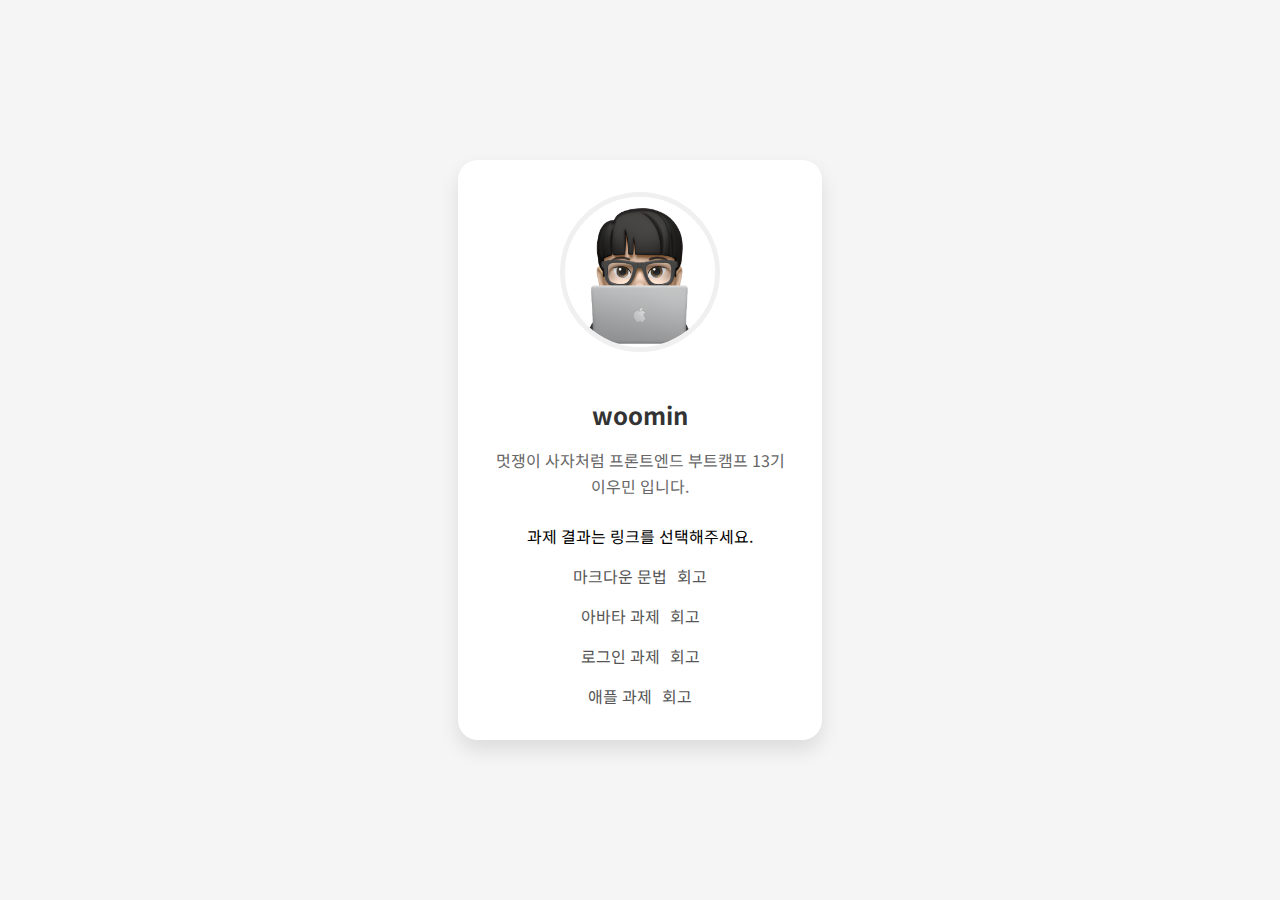
<file: index.html>
<!doctype html>
<html lang="ko">
  <head>
    <meta charset="UTF-8" />
    <meta name="viewport" content="width=device-width, initial-scale=1.0" />
    <title>HTML/CSS 과제</title>
    <style>
      body {
        margin: 0;
        padding: 0;
        font-family: "Noto Sans KR", sans-serif;
        background-color: #f5f5f5;
        display: flex;
        justify-content: center;
        align-items: center;
        min-height: 100vh;
      }

      .profile-card {
        background: white;
        border-radius: 20px;
        box-shadow: 0 10px 20px rgba(0, 0, 0, 0.1);
        padding: 2rem;
        width: 300px;
        text-align: center;
      }

      .profile-image {
        width: 150px;
        height: 150px;
        border-radius: 50%;
        margin-bottom: 1.5rem;
        object-fit: cover;
        border: 5px solid #f0f0f0;
      }

      .name {
        font-size: 1.5rem;
        font-weight: bold;
        color: #333;
        margin-bottom: 0.5rem;
      }

      .bio {
        color: #666;
        line-height: 1.6;
        margin-bottom: 1.5rem;
      }

      .homework-links {
        display: flex;
        justify-content: center;
        gap: 1rem;
        margin: 0;
        padding: 0;
        list-style: none;
        flex-direction: column;
      }

      .homework-links a {
        color: #555;
        text-decoration: none;
        transition: color 0.3s ease;
      }

      .homework-links a:hover {
        color: #007bff;
      }
      .week-work {
        display: flex;
        align-items: center;
        justify-content: center;
        gap: 10px;
      }
    </style>
    <link
      href="https://fonts.googleapis.com/css2?family=Noto+Sans+KR:wght@400;700&display=swap"
      rel="stylesheet"
    />
    <link
      rel="stylesheet"
      href="https://cdnjs.cloudflare.com/ajax/libs/font-awesome/5.15.4/css/all.min.css"
    />
  </head>
  <body>
    <div class="profile-card">
      <img
        src="./src/assets/images/woomin.png"
        alt="프로필 이미지"
        class="profile-image"
      />
      <h1 class="name">woomin</h1>
      <p class="bio">멋쟁이 사자처럼 프론트엔드 부트캠프 13기 이우민 입니다.</p>
      <p>과제 결과는 링크를 선택해주세요.</p>
      <ul class="homework-links">
        <li>
          <div class="week-work">
            <a href="./src/md/markdown.md">마크다운 문법</a>
            <a href="./src/md/retrospect.md">회고</a>
          </div>
        </li>
        <li>
          <div class="week-work">
            <a href="./src/avatars/avatars.html">아바타 과제</a>
            <a href="./src/avatars/avatars.md">회고</a>
          </div>
        </li>
        <li>
          <div class="week-work">
            <a href="./src/login/login.html">로그인 과제</a>
            <a href="./src/login/login.md">회고</a>
          </div>
        </li>
        <li>
          <div class="week-work">
            <a href="./src/apple/apple.html">애플 과제</a>
            <a href="./src/apple/apple.md">회고</a>
          </div>
        </li>
      </ul>
    </div>
  </body>
</html>
</file>
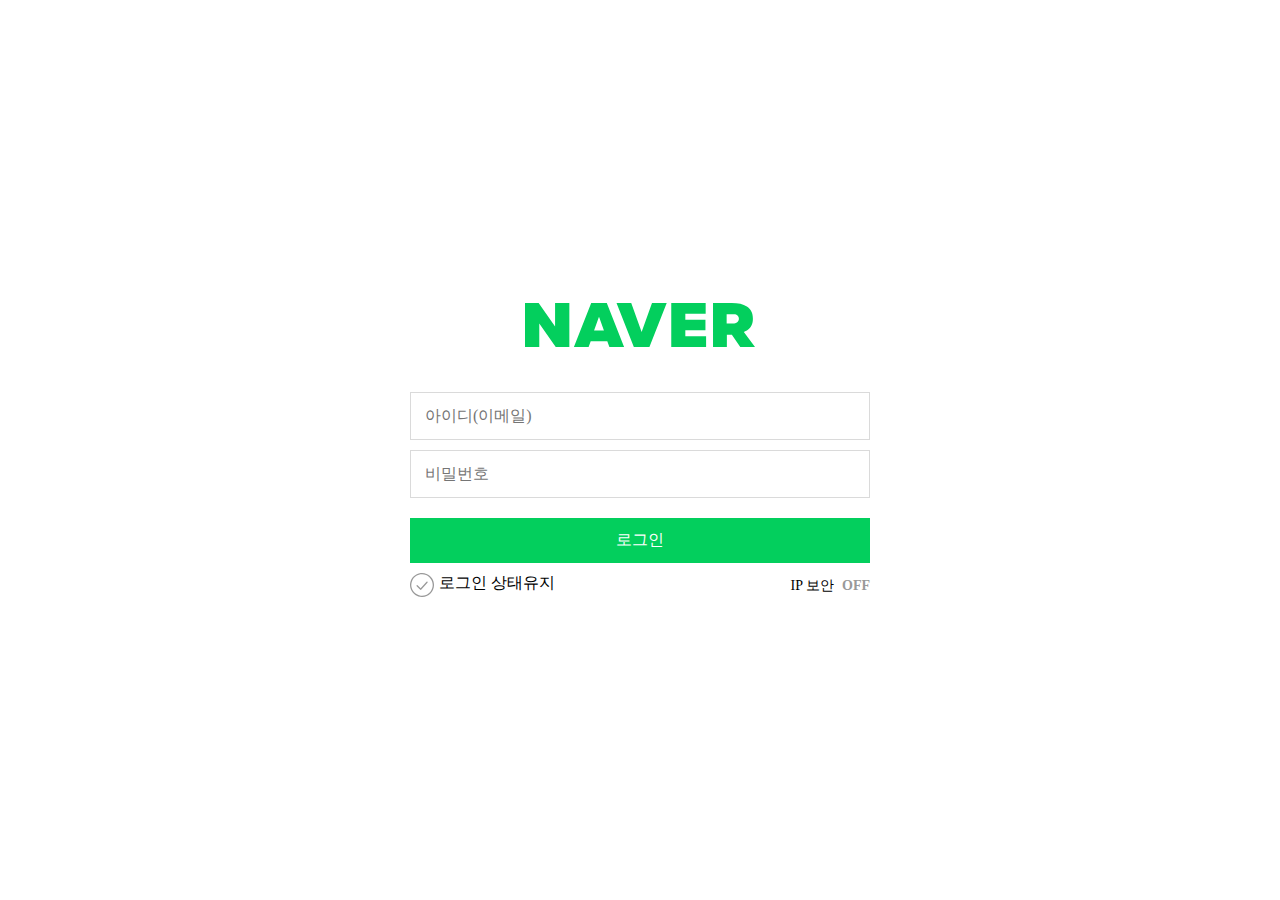
<file: src/login/login.html>
<!doctype html>
<html lang="ko-KR">
  <head>
    <meta charset="UTF-8" />
    <meta name="viewport" content="width=device-width, initial-scale=1.0" />
    <link rel="stylesheet" href="./styles/login.css" />
    <link
      href="//spoqa.github.io/spoqa-han-sans/css/SpoqaHanSansNeo.css"
      rel="stylesheet"
      type="text/css"
    />
    <title>Login</title>
  </head>
  <body>
    <div class="wrapper">
      <div class="login-wrapper">
        <div class="brand">
          <a href="/" class="logo">
            <img src="./assets/naver-logo.svg" alt="" />
          </a>
        </div>
        <form action="/" class="form-login">
          <fieldset>
            <legend class="sr-only">검색 폼</legend>
            <div class="form-wrapper">
              <div class="input">
                <label for="keyword" class="sr-only">ID 입력창</label>
                <input
                  type="email"
                  id="user-id"
                  name="user-id"
                  required
                  pattern="^[a-zA-Z0-9._%+-]+@[a-zA-Z0-9.-]+\.[a-zA-Z]{2,}$"
                  placeholder="아이디(이메일)"
                />
                <p class="error-message">아이디는 이메일 형식이 아닙니다.</p>
              </div>
              <div class="input">
                <label for="keyword" class="sr-only">PASSWORD 입력창</label>
                <input
                  type="password"
                  id="user-password"
                  name="user-password"
                  required
                  placeholder="비밀번호"
                  minlength="10"
                />
                <p class="error-message">
                  비밀번호는 10자리 이상 입력해주세요.
                </p>
              </div>
              <button type="submit" class="button button-login">
                <span class="sr-only">로그인버튼</span>
                로그인
              </button>
              <div class="option-wrapper">
                <div class="check-container">
                  <input type="checkbox" id="check" />
                  <label for="check" class="checkbox-label"
                    >로그인 상태유지</label
                  >
                </div>
                <div class="ip-option-box" hidden>
                  <a href="./pages/ip_security.html" target="_blank">IP 보안</a>
                  <input type="checkbox" id="on-off" />
                  <label for="on-off" class="on-off-label"></label>
                </div>
              </div>
            </div>
          </fieldset>
        </form>
      </div>
    </div>
  </body>
</html>
</file>
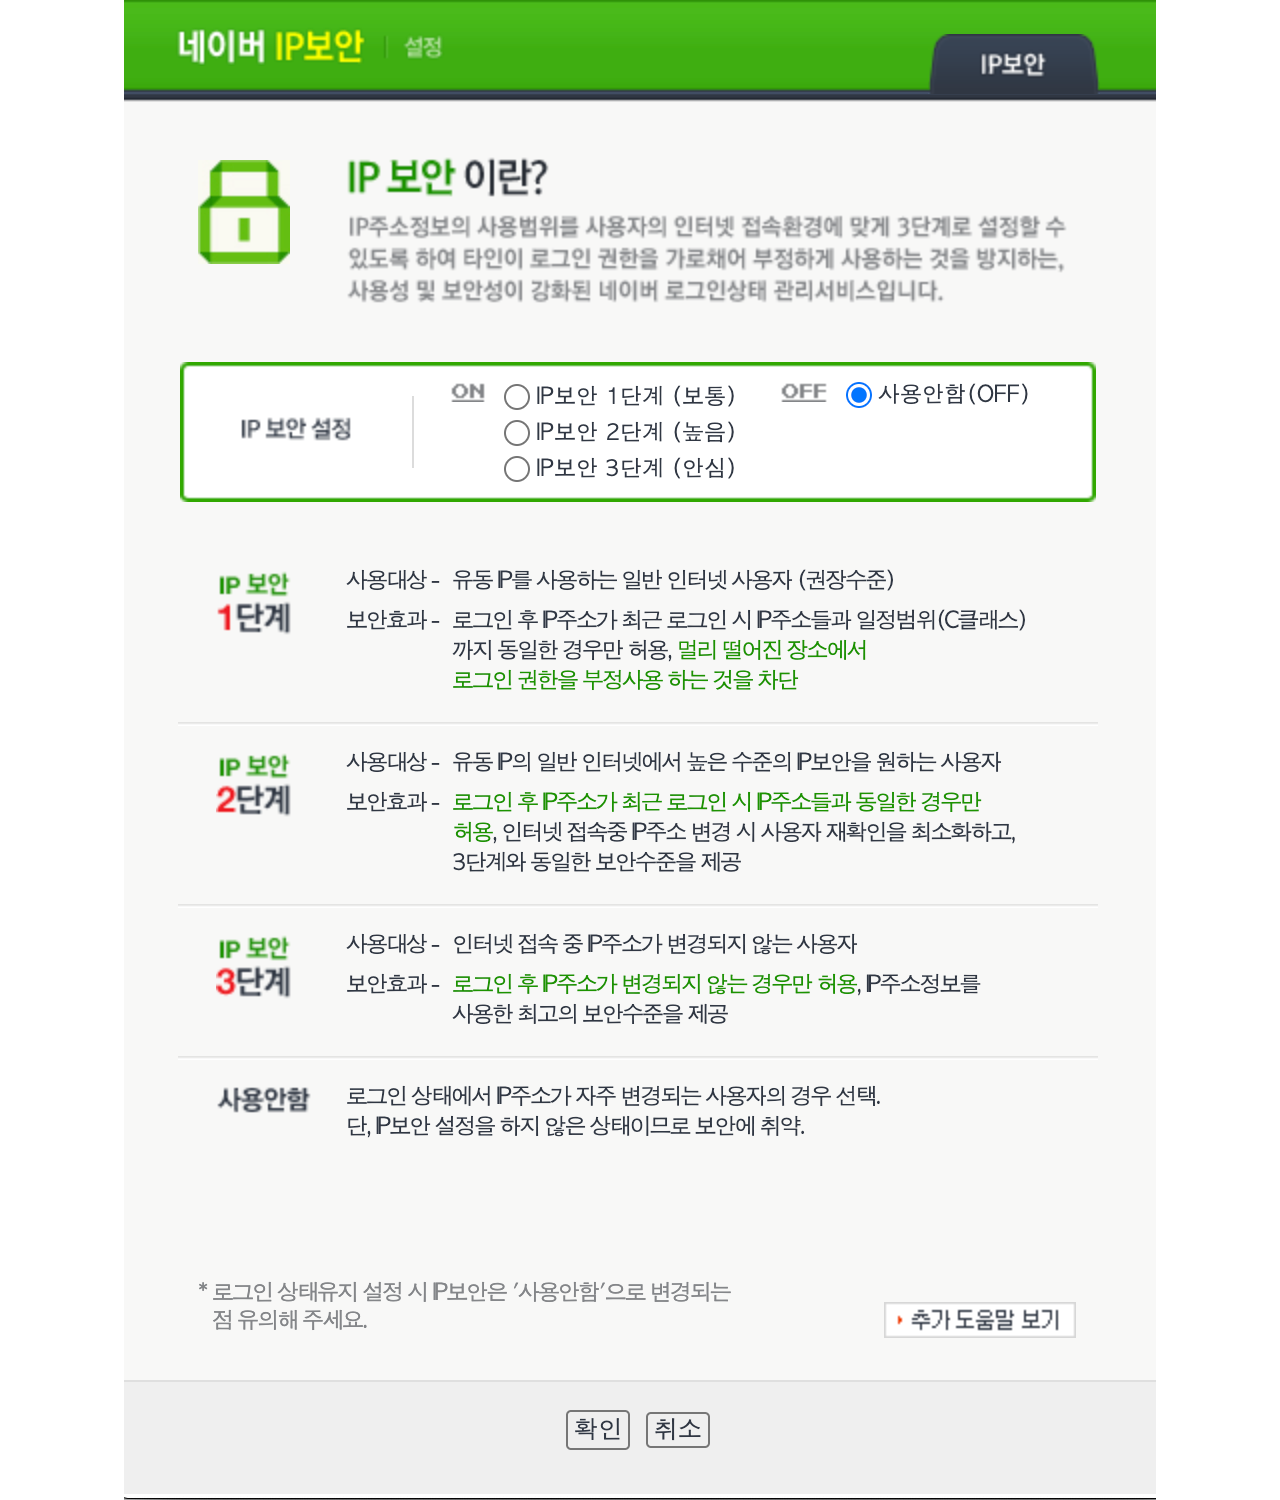
<file: src/login/pages/ip_security.html>
<!doctype html>
<html lang="ko">
  <head>
    <meta charset="UTF-8" />
    <meta name="viewport" content="width=device-width, initial-scale=1.0" />
    <title>네이버 IP 보안 로그인</title>
    <style>
      body {
        margin: 0;
      }

      div {
        display: flex;
        justify-content: center;
      }

      img {
        max-width: 100%;
        height: auto;
        margin: 0 auto;
      }
    </style>
  </head>

  <body>
    <div>
      <img src="./ip-security.png" alt="IP 보안 이란?..." />
    </div>
  </body>
</html>
</file>
<file: src/login/styles/login.css>
@import url(../css/common/best-reset.css);

:root {
  --gray-10: #dadada;
  --gray-20: #999;
  --white: #fff;
  --primary: #03cf5d;
  --warning: #ff1414;
  --focus-color: #e9f0fd;
}

fieldset {
  border: none;
  margin: 0;
  padding: 0;
}

.sr-only {
  position: absolute;
  width: 1px;
  height: 1px;
  padding: 0;
  margin: -1px;
  overflow: hidden;
  clip: rect(0, 0, 0, 0);
  white-space: nowrap;
  border-width: 0;
}

body {
  height: 100vh;
}

.wrapper {
  display: flex;
  height: 100%;
  align-items: center;
  justify-content: center;

  /* padding: 4.375rem 0.9375rem 6.9375rem; */

  .login-wrapper {
    flex: 1;
    display: flex;
    flex-direction: column;
    justify-content: center;
    align-items: center;

    .form-login {
      width: 100%;

      @media (min-width: 768px) {
        width: 500px;
      }
      padding: 0 20px;
    }
  }

  .brand {
    display: flex;
    align-items: center;
    justify-content: center;
    margin-bottom: 2.8125rem;
    a {
      width: 164px;

      @media (min-width: 768px) {
        width: 230px;
      }
    }
  }

  .form-wrapper {
    display: flex;
    flex-direction: column;
    gap: 10px;

    .input {
      display: flex;
      flex-direction: column;
      gap: 7px;

      input {
        width: 100%;
        height: 3rem;
        border: 1px solid var(--gray-10, #dadada);
        background: var(--white, #fff);
        padding: 14px;
        outline: none;
      }

      input:focus {
        background: var(--focus-color);
        border: 1px solid var(--primary);
      }
      .error-message {
        display: none;
        color: var(--warning);
        font-size: 12px;
        line-height: 150%;
      }

      input:placeholder-shown + .error-message {
        display: none;
      }

      input:invalid:not(:placeholder-shown) + .error-message {
        display: block;
      }
    }

    .option-wrapper {
      display: flex;
      align-items: center;
      justify-content: end;

      @media (min-width: 768px) {
        justify-content: space-between;
      }
      .check-container {
        display: flex;
        align-items: center;
        #check {
          appearance: none;
        }

        .checkbox-label {
          display: flex;
        }
        .checkbox-label::before {
          content: "";
          display: inline-block;
          width: 24px;
          height: 24px;
          margin-right: 5px;
          background-size: contain;
        }
        #check + label {
          background-repeat: no-repeat; /* 반복 방지 */
          background-image: url("../assets/unchecked.svg"); /*off 이미지*/
        }
        /* on */
        #check:checked + label {
          background-repeat: no-repeat; /* 반복 방지 */
          background-image: url("../assets/checked.svg"); /*on 이미지*/
        }
      }

      .ip-option-box {
        display: none;
        font-size: 14px;
        line-height: 150%;
        @media (min-width: 768px) {
          display: flex;
          gap: 8px;
        }
        a {
          text-decoration: none;
          color: black;
        }
        #on-off {
          appearance: none;
          display: contents;
        }

        #on-off + .on-off-label::before {
          content: "OFF";
          color: var(--gray-20);
        }

        .on-off-label {
          font-size: 14px;
          font-weight: 700;
          line-height: 150%;
        }

        #on-off:checked + .on-off-label::before {
          content: "ON";
          color: var(--primary);
        }
      }
    }
    .button-login {
      width: 100%;
      margin-top: 10px;
      height: 45px;
      background-color: var(--primary);
      border: none;
      color: var(--white);
    }
  }
}
</file>
